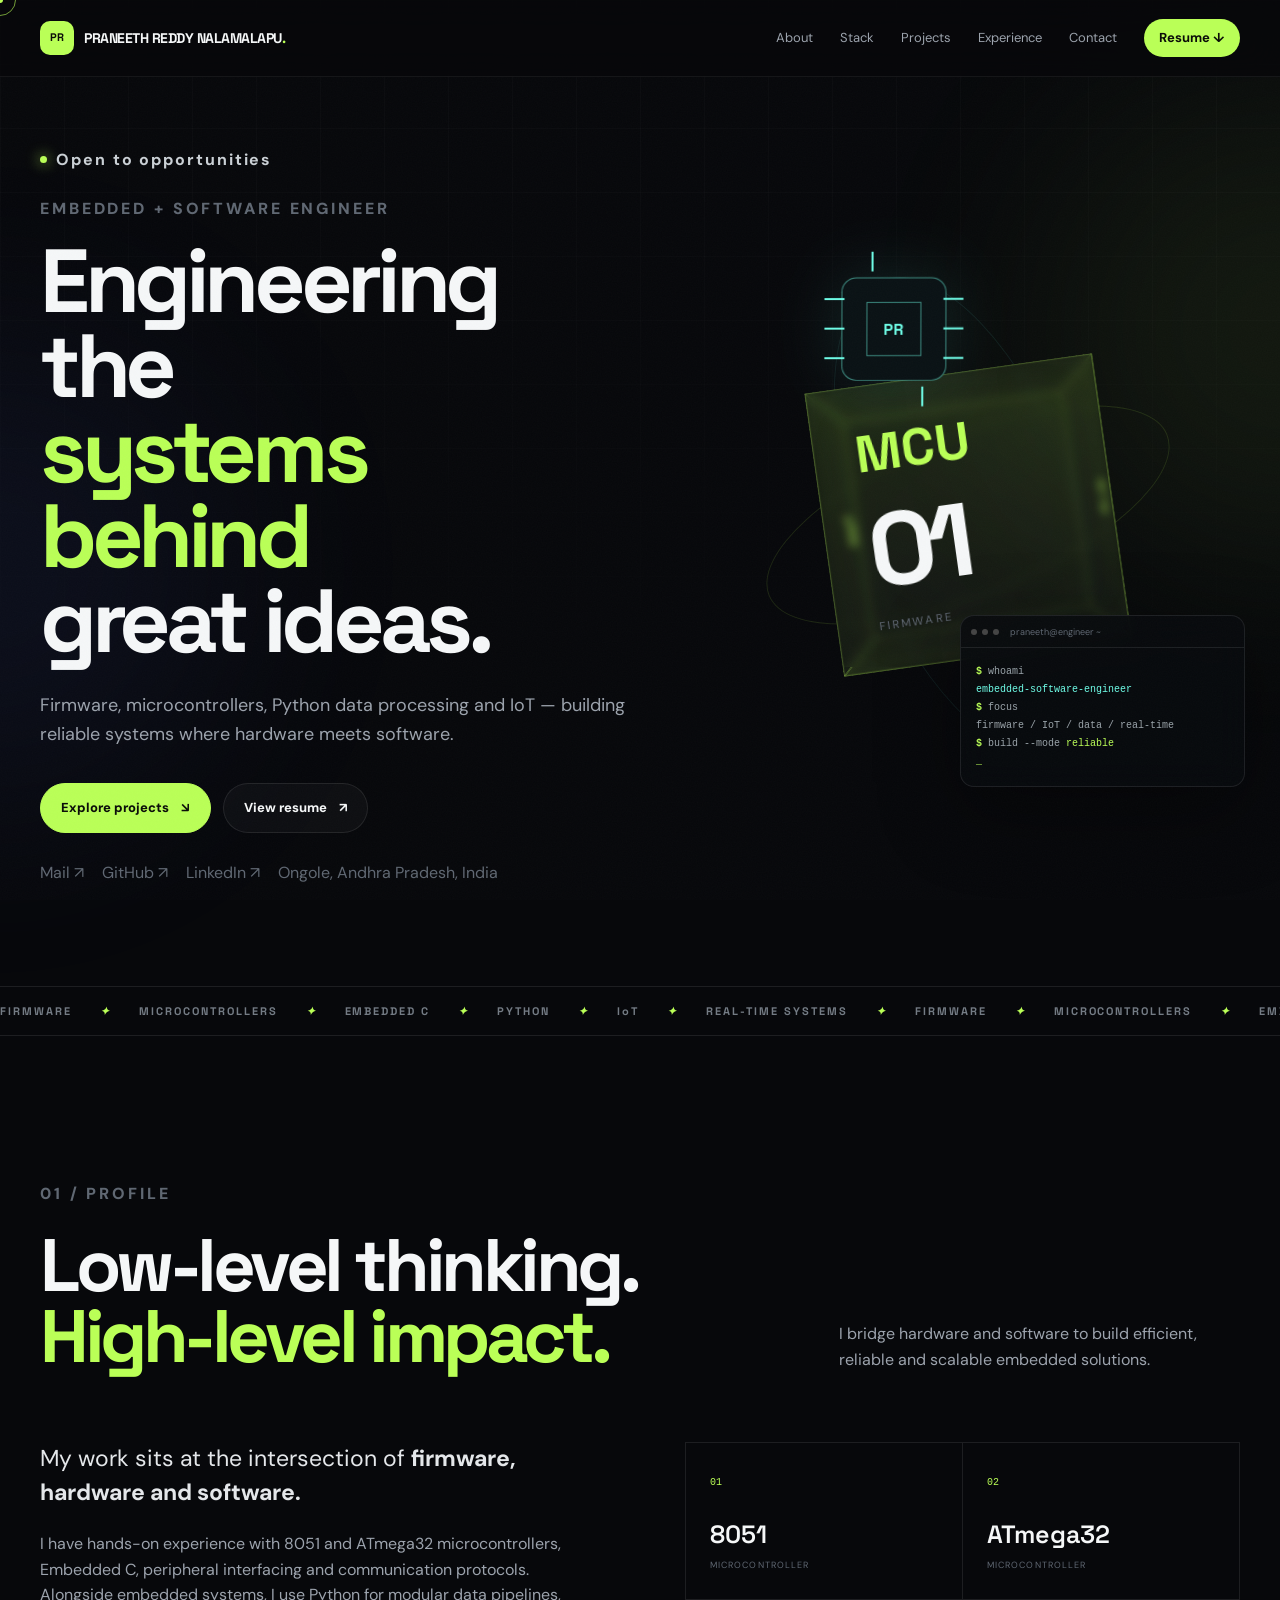
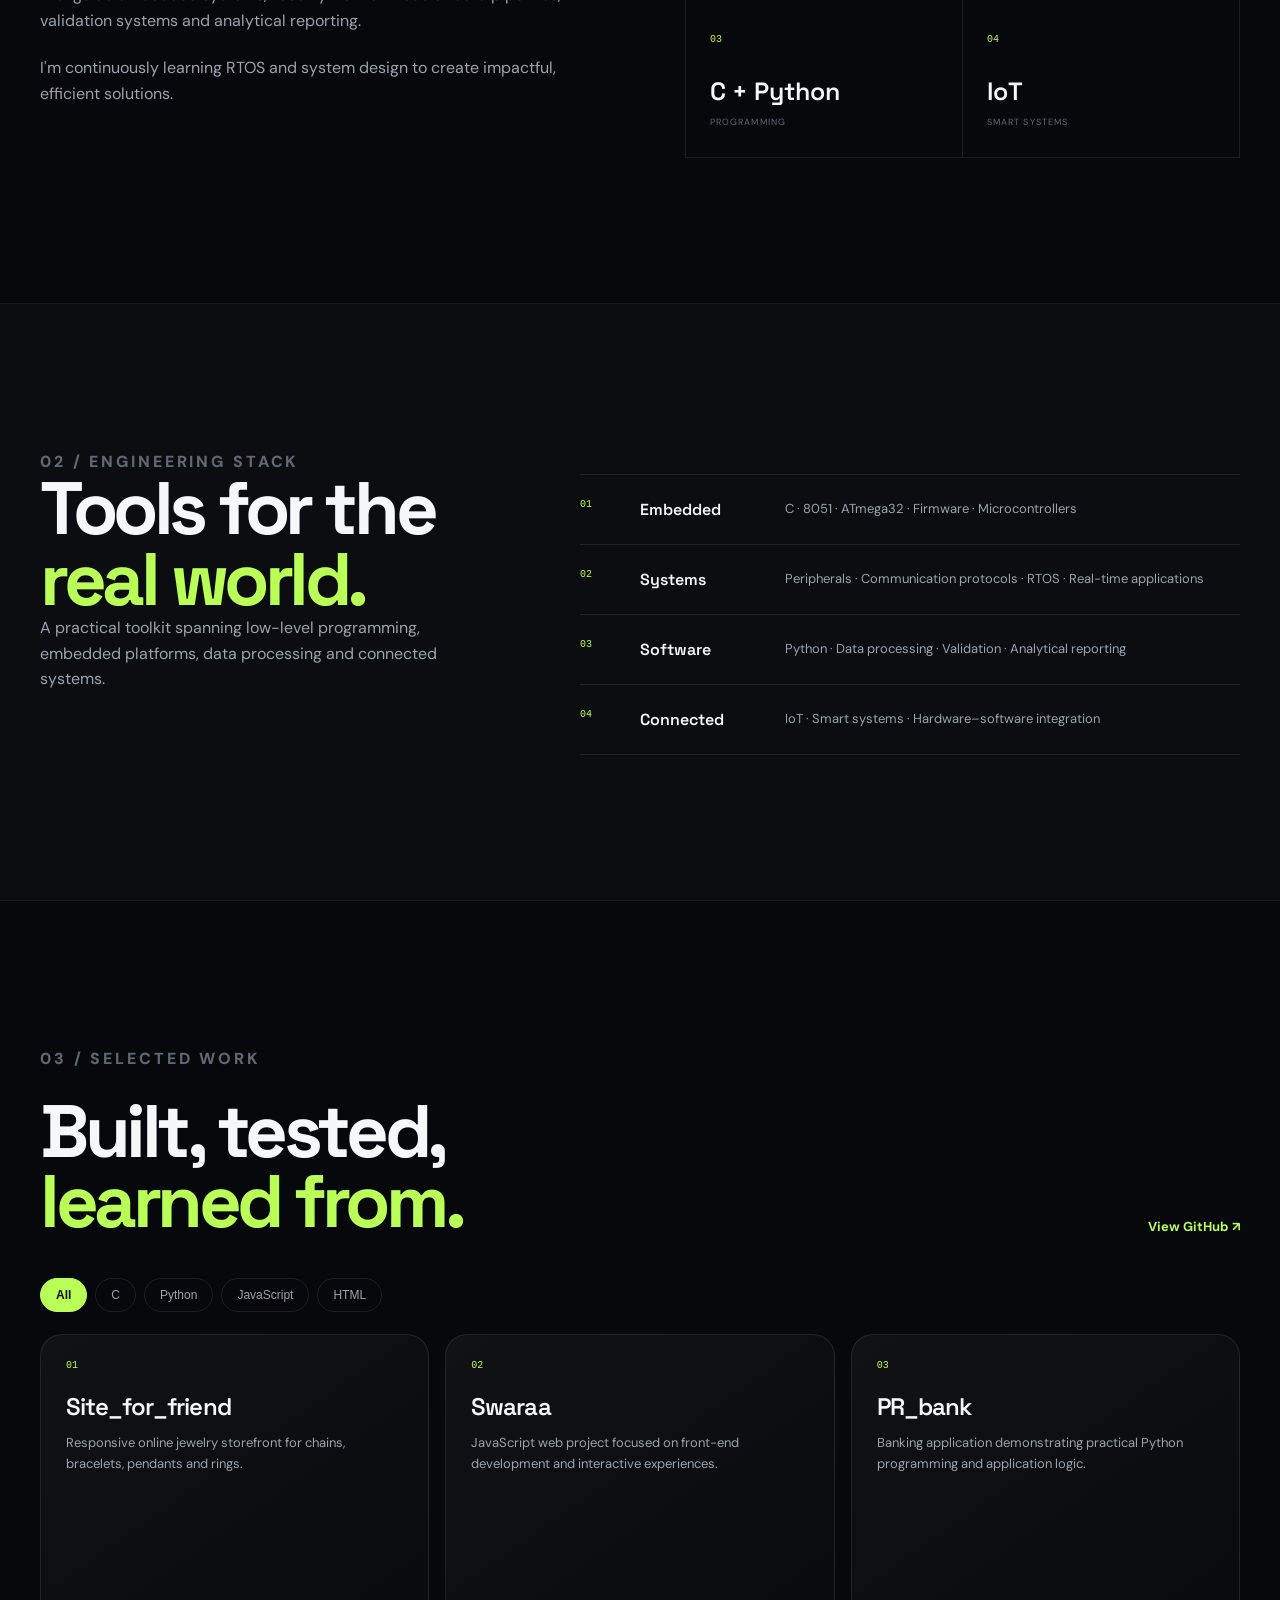
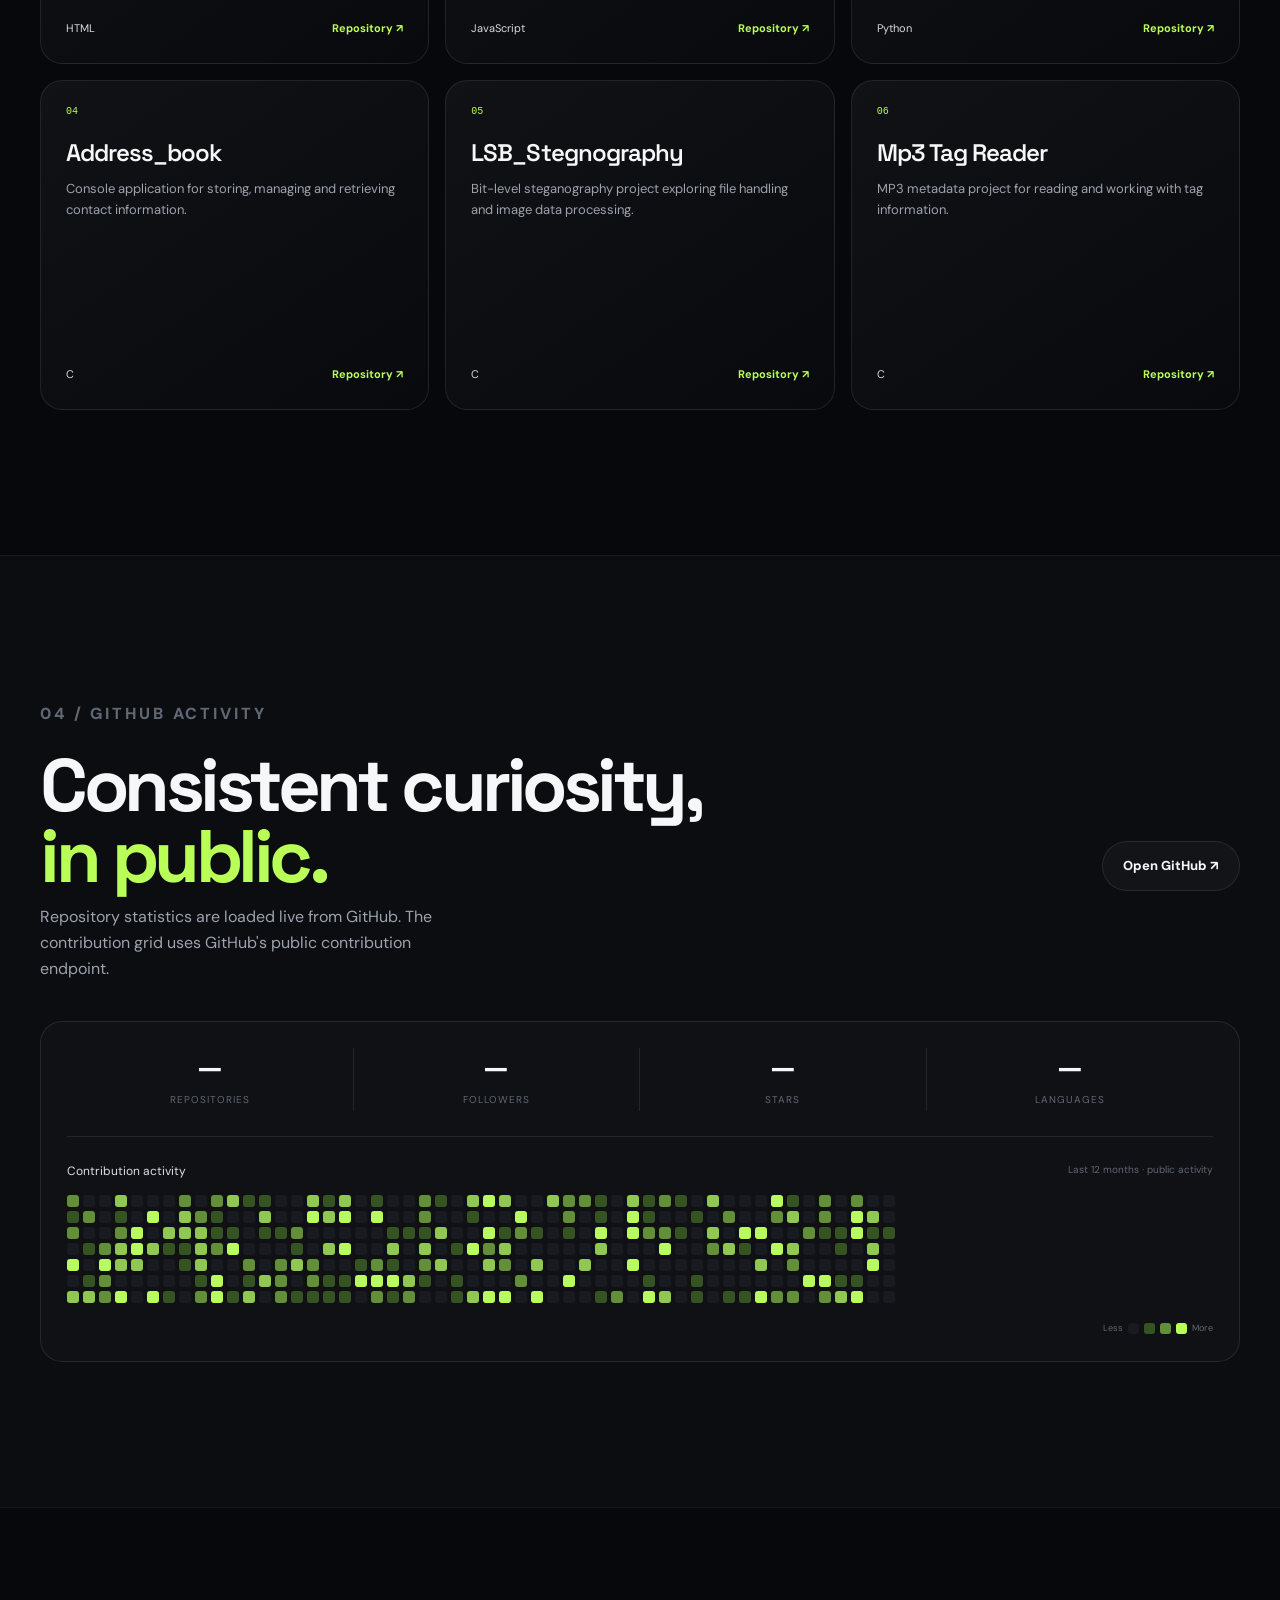
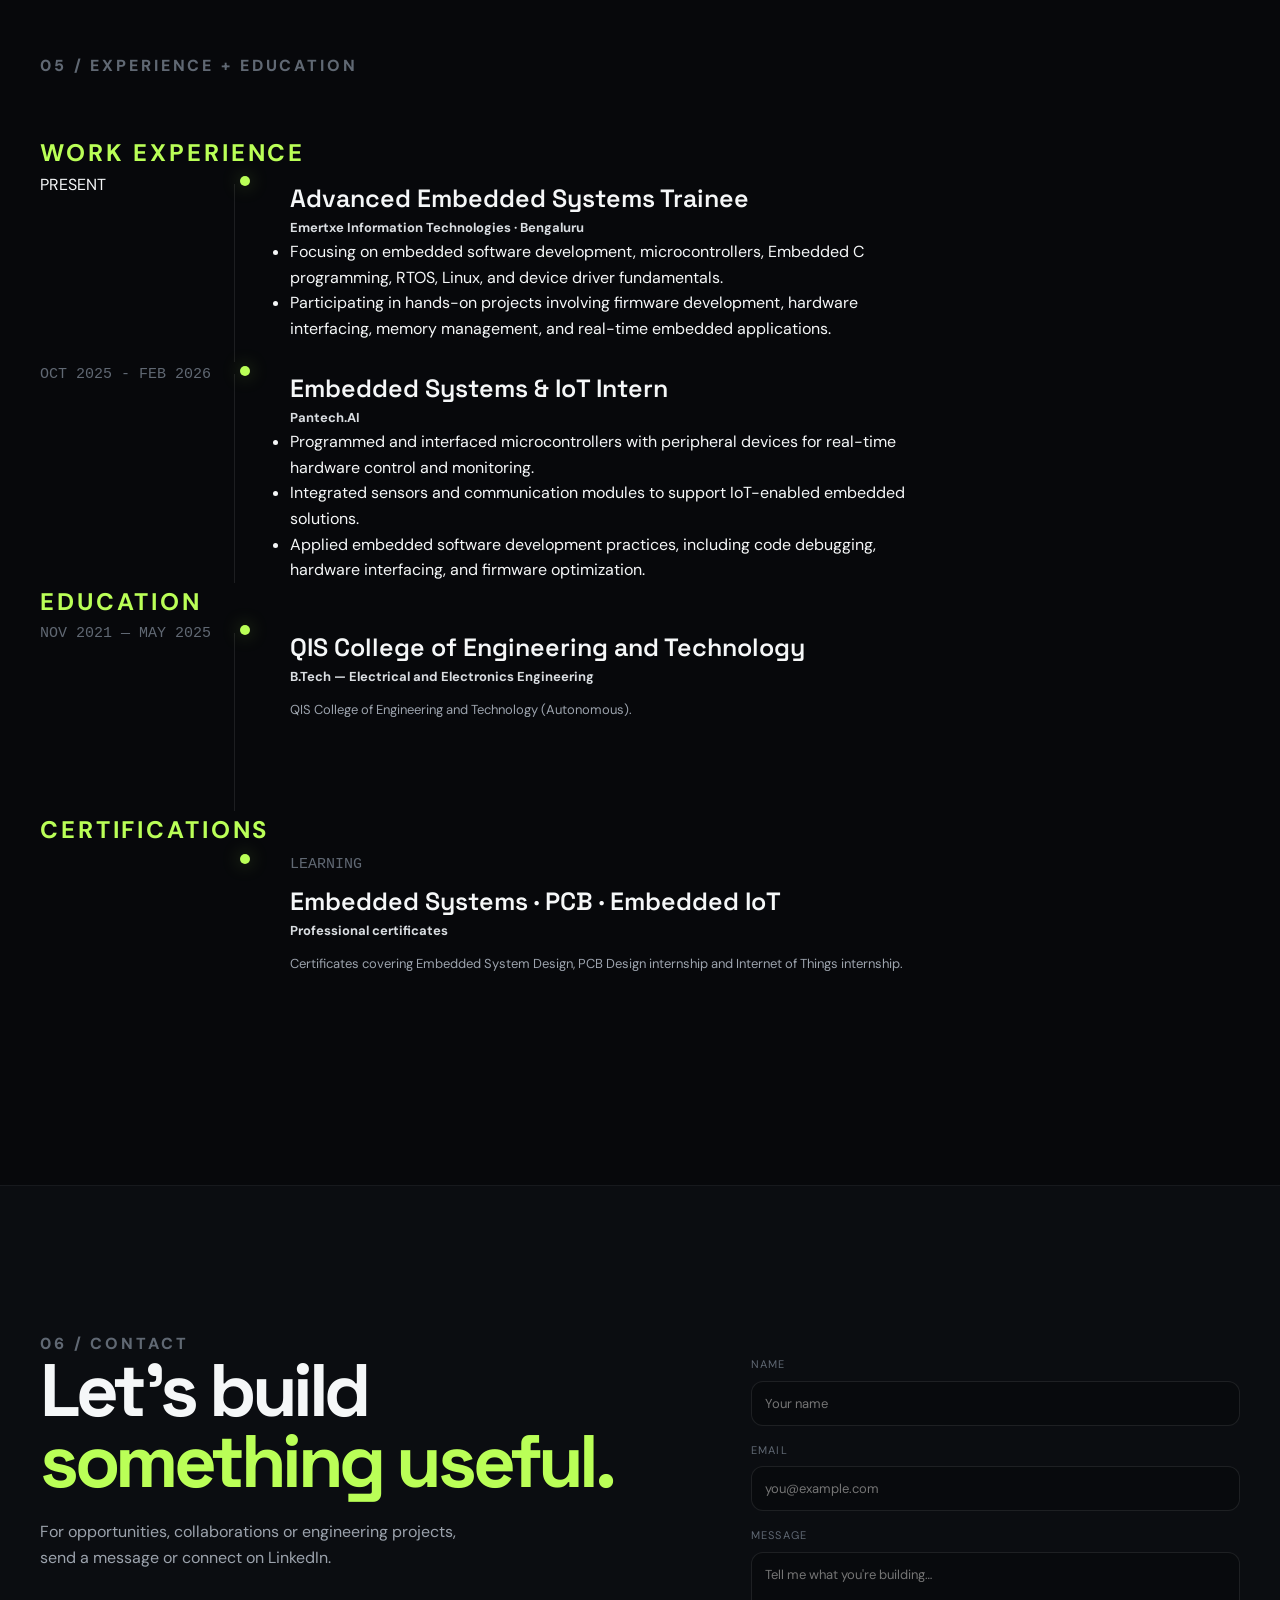
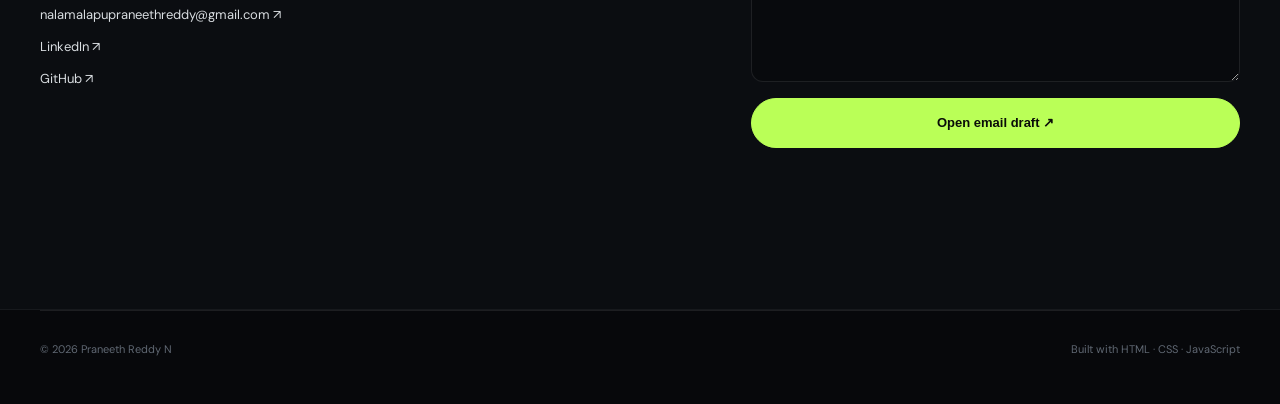
<file: index.html>
<!doctype html>
<html lang="en">
<head>
<meta charset="utf-8"><meta name="viewport" content="width=device-width,initial-scale=1">
<meta name="description" content="Praneeth Reddy N — Embedded + Software Engineer portfolio.">
<title>Praneeth Reddy N — Embedded + Software Engineer</title>
<link rel="icon" type="image/png" href="portfolio.png">
<link rel="preconnect" href="https://fonts.googleapis.com"><link rel="preconnect" href="https://fonts.gstatic.com" crossorigin>
<link href="https://fonts.googleapis.com/css2?family=DM+Sans:wght@400;500;600;700&family=Space+Grotesk:wght@400;500;600;700&display=swap" rel="stylesheet">
<link rel="stylesheet" href="style.css">
</head>
<body>
<div id="cursor" class="cursor"></div><div id="cursor-ring" class="cursor-ring"></div><div class="noise"></div><div class="grid-bg"></div>
<div class="ambient ambient-a"></div><div class="ambient ambient-b"></div>
<header class="header"><nav class="nav shell">
<a class="logo magnetic" href="#home"><span>PR</span><b>PRANEETH REDDY NALAMALAPU<span>.</span></b></a>
<button class="menu-btn" aria-label="Toggle navigation">☰</button>
<div class="nav-links"><a href="#about">About</a><a href="#stack">Stack</a><a href="#projects">Projects</a><a href="#experience">Experience</a><a href="#contact">Contact</a><a class="nav-resume magnetic" href="praneeth_Embedded_Software_engineer_resume.pdf" download>Resume ↓</a></div>
</nav></header>

<main id="home">
<section class="hero shell">
<div class="hero-copy">
<div class="availability">
    <i></i> Open to opportunities
</div>
<div class="eyebrow">EMBEDDED + SOFTWARE ENGINEER</div>
<h1>Engineering the<br><span>systems behind</span><br>great ideas.</h1>
<p class="hero-intro">Firmware, microcontrollers, Python data processing and IoT — building reliable systems where hardware meets software.</p>
<div class="hero-actions"><a href="#projects" class="button primary magnetic">Explore projects <b>↘</b></a><a href="resume.html" class="button secondary magnetic">View resume <b>↗</b></a></div>
<div class="hero-links"><a href="mailto:praneeth.nalamalapu@gmail.com">Mail ↗</a><a href="https://github.com/praneethnalamalapu-afk" target="_blank">GitHub ↗</a><a href="https://www.linkedin.com/in/praneeth-reddy-n/" target="_blank">LinkedIn ↗</a><span>Ongole, Andhra Pradesh, India</span></div>
</div>
<div class="hero-visual"><div class="orbit orbit-1"></div><div class="orbit orbit-2"></div>
<div class="scene"><div class="cube">
<div class="face front"><span>MCU</span><strong>01</strong><small>FIRMWARE</small></div><div class="face back"></div><div class="face right"><span>C</span></div><div class="face left"><span>IoT</span></div><div class="face top"></div><div class="face bottom"></div>
</div><div class="chip"><div class="chip-core">PR</div><i></i><i></i><i></i><i></i><i></i><i></i><i></i><i></i></div></div>
<div class="terminal"><div class="terminal-head"><span></span><span></span><span></span><label>praneeth@engineer ~</label></div><div class="terminal-body"><p><b>$</b> whoami</p><p class="accent">embedded-software-engineer</p><p><b>$</b> focus</p><p>firmware / IoT / data / real-time</p><p><b>$</b> build --mode <span>reliable</span></p><div class="terminal-cursor">_</div></div></div>
</div></section>

<div class="ticker"><div class="ticker-track"><span>FIRMWARE</span><i>✦</i><span>MICROCONTROLLERS</span><i>✦</i><span>EMBEDDED C</span><i>✦</i><span>PYTHON</span><i>✦</i><span>IoT</span><i>✦</i><span>REAL-TIME SYSTEMS</span><i>✦</i><span>FIRMWARE</span><i>✦</i><span>MICROCONTROLLERS</span><i>✦</i><span>EMBEDDED C</span><i>✦</i></div></div>

<section id="about" class="section shell"><div class="section-label">01 / PROFILE</div>
<div class="split-heading"><h2>Low-level thinking.<br><em>High-level impact.</em></h2><p>I bridge hardware and software to build efficient, reliable and scalable embedded solutions.</p></div>
<div class="about-grid"><div class="about-text"><p class="big">My work sits at the intersection of <strong>firmware, hardware and software.</strong></p>
<p>I have hands-on experience with 8051 and ATmega32 microcontrollers, Embedded C, peripheral interfacing and communication protocols. Alongside embedded systems, I use Python for modular data pipelines, validation systems and analytical reporting.</p>
<p>I'm continuously learning RTOS and system design to create impactful, efficient solutions.</p></div>
<div class="fact-grid"><div><span>01</span><strong>8051</strong><small>MICROCONTROLLER</small></div><div><span>02</span><strong>ATmega32</strong><small>MICROCONTROLLER</small></div><div><span>03</span><strong>C + Python</strong><small>PROGRAMMING</small></div><div><span>04</span><strong>IoT</strong><small>SMART SYSTEMS</small></div></div></div></section>

<section id="stack" class="section dark"><div class="shell"><div class="section-label">02 / ENGINEERING STACK</div>
<div class="stack-grid"><div class="stack-copy"><h2>Tools for the<br><em>real world.</em></h2><p>A practical toolkit spanning low-level programming, embedded platforms, data processing and connected systems.</p></div>
<div class="stack-list"><div><span>01</span><b>Embedded</b><p>C · 8051 · ATmega32 · Firmware · Microcontrollers</p></div><div><span>02</span><b>Systems</b><p>Peripherals · Communication protocols · RTOS · Real-time applications</p></div><div><span>03</span><b>Software</b><p>Python · Data processing · Validation · Analytical reporting</p></div><div><span>04</span><b>Connected</b><p>IoT · Smart systems · Hardware–software integration</p></div></div></div></div></section>

<section id="projects" class="section shell"><div class="section-label">03 / SELECTED WORK</div>
<div class="project-head"><h2>Built, tested,<br><em>learned from.</em></h2><a href="https://github.com/praneethnalamalapu-afk?tab=repositories" target="_blank" class="text-link">View GitHub ↗</a></div>
<div class="filters" role="tablist"><button class="filter active" data-filter="all">All</button><button class="filter" data-filter="C">C</button><button class="filter" data-filter="Python">Python</button><button class="filter" data-filter="JavaScript">JavaScript</button><button class="filter" data-filter="HTML">HTML</button></div>
<div id="projects-grid" class="projects-grid"></div></section>

<section id="github" class="section dark"><div class="shell"><div class="section-label">04 / GITHUB ACTIVITY</div>
<div class="github-head"><div><h2>Consistent curiosity,<br><em>in public.</em></h2><p>Repository statistics are loaded live from GitHub. The contribution grid uses GitHub's public contribution endpoint.</p></div><a class="button secondary" href="https://github.com/praneethnalamalapu-afk" target="_blank">Open GitHub ↗</a></div>
<div class="github-card"><div class="github-stats"><div><strong id="gh-repos">—</strong><span>Repositories</span></div><div><strong id="gh-followers">—</strong><span>Followers</span></div><div><strong id="gh-stars">—</strong><span>Stars</span></div><div><strong id="gh-languages">—</strong><span>Languages</span></div></div>
<div class="contrib-title"><span>Contribution activity</span><small id="contrib-range">Loading…</small></div><div id="contrib-grid" class="contrib-grid" aria-label="GitHub contribution activity"></div>
<div class="legend"><span>Less</span><i></i><i></i><i></i><i></i><span>More</span></div></div></div></section>

<section id="experience" class="section shell"><div class="section-label">05 / EXPERIENCE + EDUCATION</div><div class="timeline">
    <div class="tag"><h2>WORK EXPERIENCE</h2></div>
    <article class="timeline-item">
          <div class="date">PRESENT</div>
          <div class="timeline-dot"></div>
          <div>
            <h3>Advanced Embedded Systems Trainee</h3>
            <h4>Emertxe Information Technologies <b>· Bengaluru</b></h4>
            <ul>
              <li>Focusing on embedded software development, microcontrollers, Embedded C programming, RTOS, Linux, and device driver fundamentals.</li>
              <li>Participating in hands-on projects involving firmware development, hardware interfacing, memory management, and real-time embedded applications.</li>
            </ul>
          </div>
        </article>

        <article class="timeline-item">
          <div class="time">OCT 2025 - <span>FEB 2026</div>
          <div class="timeline-dot"></div>
          <div>
            <h3>Embedded Systems &amp; IoT Intern</h3>
            <h4>Pantech.AI</h4>
            <ul>
              <li>Programmed and interfaced microcontrollers with peripheral devices for real-time hardware control and monitoring.</li>
              <li>Integrated sensors and communication modules to support IoT-enabled embedded solutions.</li>
              <li>Applied embedded software development practices, including code debugging, hardware interfacing, and firmware optimization.</li>
            </ul>
          </div>
        </article>
<div class="tag"><h2>EDUCATION</h2></div>
<article class="timeline-item"><div class="time">NOV 2021 — MAY 2025</div><div class="timeline-dot"></div><div><span class="tag"></span><h3>QIS College of Engineering and Technology</h3><h4>B.Tech — Electrical and Electronics Engineering</h4><p>QIS College of Engineering and Technology (Autonomous).</p></div></article>
<div class="tag"><h2>CERTIFICATIONS</h2></div>
<article class="timeline-item"><div class="time"></div><div class="timeline-dot"></div><div><span class="time">LEARNING</span><h3>Embedded Systems · PCB · Embedded IoT</h3><h4>Professional certificates</h4><p>Certificates covering Embedded System Design, PCB Design internship and Internet of Things internship.</p></div></article>
</div></section>

<section id="contact" class="section dark contact-section"><div class="shell"><div class="section-label">06 / CONTACT</div>
<div class="contact-grid"><div><h2>Let's build<br><em>something useful.</em></h2><p>For opportunities, collaborations or engineering projects, send a message or connect on LinkedIn.</p>
<div class="contact-links"><a href="mailto:praneeth.nalamalapu@gmail.com">nalamalapupraneethreddy@gmail.com ↗</a><a href="https://www.linkedin.com/in/praneeth-reddy-n/" target="_blank">LinkedIn ↗</a><a href="https://github.com/praneethnalamalapu-afk" target="_blank">GitHub ↗</a></div></div>
<form id="contact-form" class="contact-form"><label>Name<input required name="name" placeholder="Your name"></label><label>Email<input required type="email" name="email" placeholder="you@example.com"></label><label>Message<textarea required name="message" rows="6" placeholder="Tell me what you're building…"></textarea></label><button class="button primary" type="submit">Open email draft ↗</button><p id="form-status" class="form-status"></p></form></div></div></section>
</main>
<footer class="footer shell"><span>© <span id="year"></span> Praneeth Reddy N</span><span>Built with HTML · CSS · JavaScript</span></footer>
<script src="script.js"></script>
</body></html>
</file>
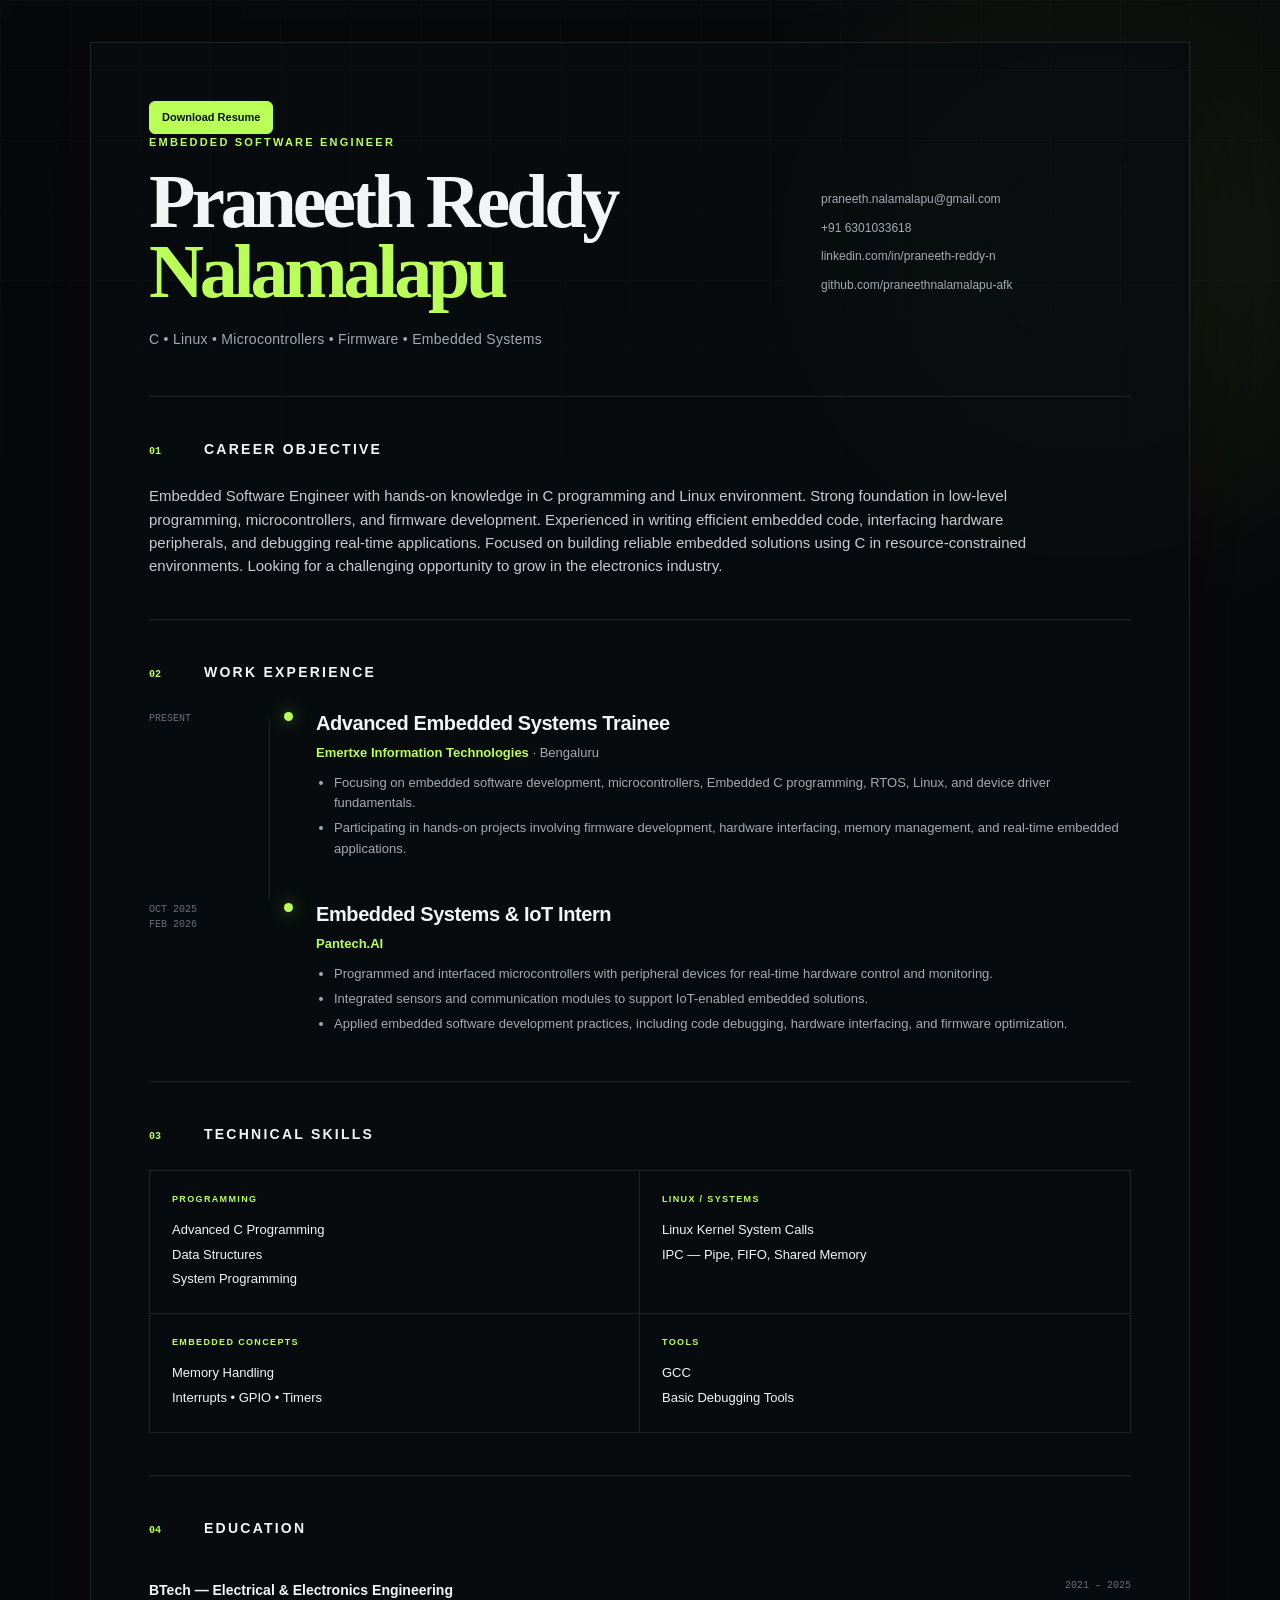
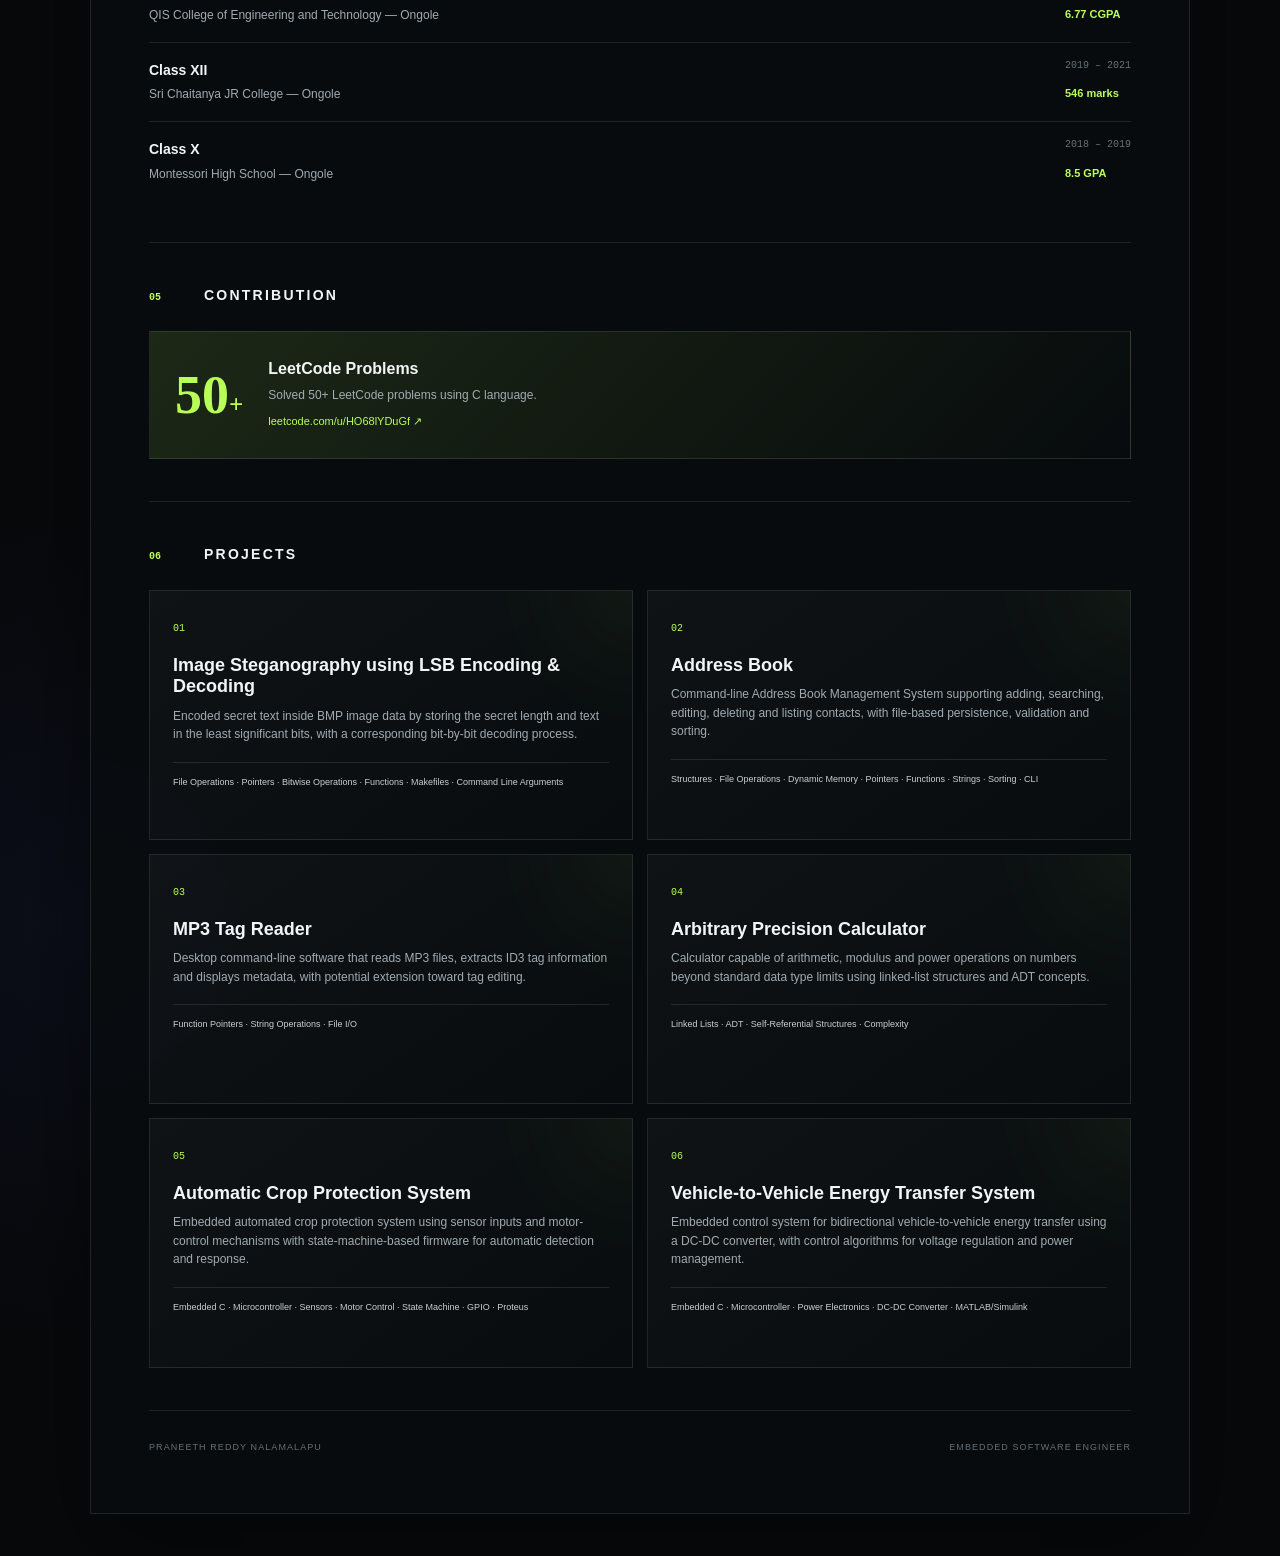
<file: resume.html>
<!DOCTYPE html>
<html lang="en">
<head>
  <meta charset="UTF-8">
  <meta name="viewport" content="width=device-width, initial-scale=1.0">
  <title>Praneeth Reddy Nalamalapu | Embedded Software Engineer</title>
  <link rel="icon" type="image/png" href="portfolio.png">
  <link rel="stylesheet" href="resume.css">
</head>
<body>
  <div class="page">
      <a class="button primary" href="praneeth_Embedded_Software_engineer_resume.pdf" download="praneeth_Embedded_Software_engineer_resume.pdf">Download Resume</a><header class="hero">

      <div>
        <div class="eyebrow">EMBEDDED SOFTWARE ENGINEER</div>
        <h1>Praneeth Reddy<br><span>Nalamalapu</span></h1>
        <p class="headline">C • Linux • Microcontrollers • Firmware • Embedded Systems</p>
      </div>



      <div class="contact">
        <a href="mailto:praneeth.nalamalapu@gmail.com">praneeth.nalamalapu@gmail.com</a>
        <a href="tel:+916301033618">+91 6301033618</a>
        <a href="https://www.linkedin.com/in/praneeth-reddy-n" target="_blank">linkedin.com/in/praneeth-reddy-n</a>
        <a href="https://github.com/praneethnalamalapu-afk" target="_blank">github.com/praneethnalamalapu-afk</a>
      </div>

    </header>

    <main>
      <section>
        <div class="section-title"><span>01</span><h2>Career Objective</h2></div>
        <p class="lead">
          Embedded Software Engineer with hands-on knowledge in C programming and Linux environment.
          Strong foundation in low-level programming, microcontrollers, and firmware development.
          Experienced in writing efficient embedded code, interfacing hardware peripherals, and debugging
          real-time applications. Focused on building reliable embedded solutions using C in resource-constrained
          environments. Looking for a challenging opportunity to grow in the electronics industry.
        </p>
      </section>

      <section>
        <div class="section-title"><span>02</span><h2>Work Experience</h2></div>

        <article class="experience">
          <div class="date">PRESENT</div>
          <div class="timeline-dot"></div>
          <div>
            <h3>Advanced Embedded Systems Trainee</h3>
            <h4>Emertxe Information Technologies <b>· Bengaluru</b></h4>
            <ul>
              <li>Focusing on embedded software development, microcontrollers, Embedded C programming, RTOS, Linux, and device driver fundamentals.</li>
              <li>Participating in hands-on projects involving firmware development, hardware interfacing, memory management, and real-time embedded applications.</li>
            </ul>
          </div>
        </article>

        <article class="experience">
          <div class="date">OCT 2025<br>FEB 2026</div>
          <div class="timeline-dot"></div>
          <div>
            <h3>Embedded Systems &amp; IoT Intern</h3>
            <h4>Pantech.AI</h4>
            <ul>
              <li>Programmed and interfaced microcontrollers with peripheral devices for real-time hardware control and monitoring.</li>
              <li>Integrated sensors and communication modules to support IoT-enabled embedded solutions.</li>
              <li>Applied embedded software development practices, including code debugging, hardware interfacing, and firmware optimization.</li>
            </ul>
          </div>
        </article>
      </section>

      <section>
        <div class="section-title"><span>03</span><h2>Technical Skills</h2></div>
        <div class="skills">
          <div class="skill"><span>PROGRAMMING</span><strong>Advanced C Programming<br>Data Structures<br>System Programming</strong></div>
          <div class="skill"><span>LINUX / SYSTEMS</span><strong>Linux Kernel System Calls<br>IPC — Pipe, FIFO, Shared Memory</strong></div>
          <div class="skill"><span>EMBEDDED CONCEPTS</span><strong>Memory Handling<br>Interrupts • GPIO • Timers</strong></div>
          <div class="skill"><span>TOOLS</span><strong>GCC<br>Basic Debugging Tools</strong></div>
        </div>
      </section>

      <section>
        <div class="section-title"><span>04</span><h2>Education</h2></div>
        <div class="education">
          <div><strong>BTech — Electrical &amp; Electronics Engineering</strong><span>2021 – 2025</span><p>QIS College of Engineering and Technology — Ongole</p><b>6.77 CGPA</b></div>
          <div><strong>Class XII</strong><span>2019 – 2021</span><p>Sri Chaitanya JR College — Ongole</p><b>546 marks</b></div>
          <div><strong>Class X</strong><span>2018 – 2019</span><p>Montessori High School — Ongole</p><b>8.5 GPA</b></div>
        </div>
      </section>

      <section>
        <div class="section-title"><span>05</span><h2>Contribution</h2></div>
        <div class="contribution">
          <div class="contribution-number">50<span>+</span></div>
          <div><strong>LeetCode Problems</strong><p>Solved 50+ LeetCode problems using C language.</p><a href="https://leetcode.com/u/HO68lYDuGf" target="_blank">leetcode.com/u/HO68lYDuGf ↗</a></div>
        </div>
      </section>

      <section>
        <div class="section-title"><span>06</span><h2>Projects</h2></div>

        <div class="project-grid">
          <article class="project">
            <span class="project-no">01</span>
            <h3>Image Steganography using LSB Encoding &amp; Decoding</h3>
            <p>Encoded secret text inside BMP image data by storing the secret length and text in the least significant bits, with a corresponding bit-by-bit decoding process.</p>
            <div class="tech">File Operations · Pointers · Bitwise Operations · Functions · Makefiles · Command Line Arguments</div>
          </article>

          <article class="project">
            <span class="project-no">02</span>
            <h3>Address Book</h3>
            <p>Command-line Address Book Management System supporting adding, searching, editing, deleting and listing contacts, with file-based persistence, validation and sorting.</p>
            <div class="tech">Structures · File Operations · Dynamic Memory · Pointers · Functions · Strings · Sorting · CLI</div>
          </article>

          <article class="project">
            <span class="project-no">03</span>
            <h3>MP3 Tag Reader</h3>
            <p>Desktop command-line software that reads MP3 files, extracts ID3 tag information and displays metadata, with potential extension toward tag editing.</p>
            <div class="tech">Function Pointers · String Operations · File I/O</div>
          </article>

          <article class="project">
            <span class="project-no">04</span>
            <h3>Arbitrary Precision Calculator</h3>
            <p>Calculator capable of arithmetic, modulus and power operations on numbers beyond standard data type limits using linked-list structures and ADT concepts.</p>
            <div class="tech">Linked Lists · ADT · Self-Referential Structures · Complexity</div>
          </article>

          <article class="project">
            <span class="project-no">05</span>
            <h3>Automatic Crop Protection System</h3>
            <p>Embedded automated crop protection system using sensor inputs and motor-control mechanisms with state-machine-based firmware for automatic detection and response.</p>
            <div class="tech">Embedded C · Microcontroller · Sensors · Motor Control · State Machine · GPIO · Proteus</div>
          </article>

          <article class="project">
            <span class="project-no">06</span>
            <h3>Vehicle-to-Vehicle Energy Transfer System</h3>
            <p>Embedded control system for bidirectional vehicle-to-vehicle energy transfer using a DC-DC converter, with control algorithms for voltage regulation and power management.</p>
            <div class="tech">Embedded C · Microcontroller · Power Electronics · DC-DC Converter · MATLAB/Simulink</div>
          </article>
        </div>
      </section>
    </main>

    <footer>
      <span>PRANEETH REDDY NALAMALAPU</span>
      <span>EMBEDDED SOFTWARE ENGINEER</span>
    </footer>
  </div>
</body>
</html>
</file>
<file: style.css>
:root{--bg:#07080b;--panel:#0e1014;--panel2:#12151b;--text:#f5f7f8;--muted:#9ca3ad;--dim:#606873;--line:rgba(255,255,255,.09);--lime:#baff57;--cyan:#6fffe9;--max:1200px}
*{box-sizing:border-box;margin:0;padding:0}html{scroll-behavior:smooth}body{background:var(--bg);color:var(--text);font-family:"DM Sans",sans-serif;line-height:1.6;overflow-x:hidden}a{color:inherit;text-decoration:none}.shell{width:min(var(--max),calc(100% - 48px));margin:auto}.noise{position:fixed;inset:0;z-index:10;pointer-events:none;opacity:.025;background-image:url("data:image/svg+xml,%3Csvg xmlns='http://www.w3.org/2000/svg' width='180' height='180'%3E%3Cfilter id='n'%3E%3CfeTurbulence type='fractalNoise' baseFrequency='.8' numOctaves='4'/%3E%3C/filter%3E%3Crect width='100%25' height='100%25' filter='url(%23n)'/%3E%3C/svg%3E")}.grid-bg{position:fixed;inset:0;z-index:-3;background-image:linear-gradient(rgba(255,255,255,.025) 1px,transparent 1px),linear-gradient(90deg,rgba(255,255,255,.025) 1px,transparent 1px);background-size:64px 64px;mask-image:linear-gradient(to bottom,#000,transparent 90%)}.ambient{position:fixed;width:480px;height:480px;border-radius:50%;filter:blur(120px);opacity:.07;z-index:-2}.ambient-a{background:var(--lime);right:-240px;top:10%}.ambient-b{background:#5872ff;left:-250px;bottom:10%}
.cursor,.cursor-ring{position:fixed;pointer-events:none;z-index:1000;border-radius:50%;transform:translate(-50%,-50%);display:none}.cursor{width:6px;height:6px;background:var(--lime)}.cursor-ring{width:32px;height:32px;border:1px solid rgba(186,255,87,.6);transition:width .2s,height .2s}.cursor-ring.big{width:58px;height:58px;background:rgba(186,255,87,.06)}
.header{position:fixed;z-index:90;top:0;width:100%;background:rgba(7,8,11,.72);backdrop-filter:blur(18px);border-bottom:1px solid rgba(255,255,255,.06)}.nav{height:76px;display:flex;align-items:center;justify-content:space-between}.logo{display:flex;align-items:center;gap:10px;font-family:"Space Grotesk";letter-spacing:-.03em}.logo span{display:grid;place-items:center;width:34px;height:34px;border-radius:10px;background:var(--lime);color:#0b0d08;font-size:11px;font-weight:800}.logo b{font-size:14px}.logo b span{display:inline;background:none;color:var(--lime);font-size:inherit;width:auto;height:auto}.nav-links{display:flex;align-items:center;gap:27px;color:var(--muted);font-size:13px}.nav-links a:hover{color:var(--text)}.nav-resume{background:var(--lime);color:#0b0d08!important;border-radius:999px;padding:9px 15px;font-weight:700}.menu-btn{display:none;background:none;border:0;color:#fff;font-size:23px}
.hero{min-height:900px;padding-top:145px;padding-bottom:100px;display:grid;grid-template-columns:1.05fr .95fr;gap:55px;align-items:center}.availability{display:inline-flex;align-items:center;gap:9px;color:#cbd1d6;font-size:16px;font-weight:700;letter-spacing:.12em;margin-bottom:24px}.availability i{width:7px;height:7px;border-radius:50%;background:var(--lime);box-shadow:0 0 14px var(--lime)}.eyebrow,.section-label,.tag{font-size:16px;letter-spacing:.18em;font-weight:800;color:var(--dim)}.hero h1,.split-heading h2,.stack-copy h2,.project-head h2,.github-head h2,.contact-grid h2{font-family:"Space Grotesk";line-height:.95;letter-spacing:-.06em}.hero h1{font-size:clamp(55px,7vw,91px);margin-top:17px}.hero h1 span{color:var(--lime)}.hero-intro{max-width:630px;margin-top:27px;color:var(--muted);font-size:18px}.hero-actions{display:flex;gap:12px;margin-top:34px}.button{min-height:50px;padding:0 20px;border-radius:999px;border:1px solid var(--line);display:inline-flex;align-items:center;justify-content:center;gap:12px;font-size:13px;font-weight:800;transition:.2s}.button:hover{transform:translateY(-3px)}.button.primary{background:var(--lime);border-color:var(--lime);color:#0a0d08}.button.secondary{background:rgba(255,255,255,.03)}.hero-links{display:flex;gap:18px;margin-top:27px;color:var(--dim);font-size:16px}.hero-links a:hover{color:var(--lime)}
.hero-visual{height:560px;position:relative;display:grid;place-items:center}.scene{width:340px;height:340px;position:relative;perspective:900px;transform:rotate(-8deg) rotateX(10deg)}.cube{position:absolute;inset:45px;transform-style:preserve-3d;animation:float 7s ease-in-out infinite}.face{position:absolute;width:250px;height:250px;border:1px solid rgba(186,255,87,.28);background:linear-gradient(145deg,rgba(186,255,87,.08),rgba(255,255,255,.015));display:flex;flex-direction:column;justify-content:center;padding:35px;backdrop-filter:blur(4px);box-shadow:inset 0 0 60px rgba(186,255,87,.025)}.front{transform:translateZ(125px)}.back{transform:rotateY(180deg) translateZ(125px)}.right{transform:rotateY(90deg) translateZ(125px)}.left{transform:rotateY(-90deg) translateZ(125px)}.top{transform:rotateX(90deg) translateZ(125px)}.bottom{transform:rotateX(-90deg) translateZ(125px)}.face span{font:700 45px "Space Grotesk";color:var(--lime)}.face strong{font:700 90px "Space Grotesk";letter-spacing:-.08em}.face small{font-size:10px;letter-spacing:.2em;color:var(--dim)}.chip{position:absolute;width:105px;height:105px;border-radius:15px;border:1px solid rgba(111,255,233,.5);background:#0a1215;box-shadow:0 0 70px rgba(111,255,233,.12);display:grid;place-items:center;transform:translate(70px,-80px) rotate(8deg);animation:chipFloat 5s ease-in-out infinite}.chip-core{width:55px;height:55px;border:1px solid rgba(111,255,233,.5);display:grid;place-items:center;font:700 16px "Space Grotesk";color:var(--cyan)}.chip i{position:absolute;width:20px;height:2px;background:var(--cyan)}.chip i:nth-child(2){left:-18px;top:20px}.chip i:nth-child(3){left:-18px;top:50px}.chip i:nth-child(4){left:-18px;top:80px}.chip i:nth-child(5){right:-18px;top:20px}.chip i:nth-child(6){right:-18px;top:50px}.chip i:nth-child(7){right:-18px;top:80px}.chip i:nth-child(8){top:-18px;left:20px;transform:rotate(90deg)}.chip i:nth-child(9){bottom:-18px;left:70px;transform:rotate(90deg)}.orbit{position:absolute;border:1px solid rgba(186,255,87,.12);border-radius:50%;width:430px;height:160px;transform:rotate(-22deg)}.orbit-2{width:500px;height:220px;transform:rotate(70deg);border-color:rgba(111,255,233,.08)}.terminal{position:absolute;right:-5px;bottom:8px;width:285px;background:rgba(9,11,14,.88);border:1px solid var(--line);border-radius:14px;box-shadow:0 25px 80px rgba(0,0,0,.4);overflow:hidden;backdrop-filter:blur(15px)}.terminal-head{height:32px;display:flex;align-items:center;gap:5px;padding:0 10px;border-bottom:1px solid var(--line);font-size:9px;color:var(--dim)}.terminal-head span{width:6px;height:6px;border-radius:50%;background:#444}.terminal-head label{margin-left:6px}.terminal-body{padding:15px;font:10px/1.8 ui-monospace,monospace;color:#9aa4aa}.terminal-body b{color:var(--lime)}.terminal-body .accent{color:var(--cyan)}.terminal-body span{color:var(--lime)}.terminal-cursor{color:var(--lime);animation:blink 1s infinite}
.ticker{overflow:hidden;border-block:1px solid var(--line);white-space:nowrap}.ticker-track{display:flex;width:max-content;gap:28px;padding:17px 0;animation:marquee 27s linear infinite;font:700 11px "Space Grotesk";letter-spacing:.18em;color:#747c85}.ticker-track i{color:var(--lime)}
.section{padding:145px 0}.dark{background:#0b0d11;border-block:1px solid rgba(255,255,255,.05)}.split-heading{display:grid;grid-template-columns:1fr .55fr;gap:70px;align-items:end;margin:25px 0 70px}.split-heading h2,.stack-copy h2,.project-head h2,.github-head h2,.contact-grid h2{font-size:clamp(48px,5.8vw,76px)}em{font-style:normal;color:var(--lime)}.split-heading p,.stack-copy p,.github-head p,.contact-grid>div>p{color:var(--muted);max-width:440px}.about-grid{display:grid;grid-template-columns:1fr 1fr;gap:90px}.about-text{max-width:620px;color:var(--muted);font-size:16px}.about-text p{margin-bottom:22px}.about-text .big{font-size:23px;color:#e4e7ea;line-height:1.45}.fact-grid{display:grid;grid-template-columns:1fr 1fr;border-top:1px solid var(--line);border-left:1px solid var(--line)}.fact-grid div{min-height:150px;padding:24px;border-right:1px solid var(--line);border-bottom:1px solid var(--line)}.fact-grid span{color:var(--lime);font:10px ui-monospace,monospace}.fact-grid strong{display:block;font:600 25px "Space Grotesk";margin-top:25px}.fact-grid small{color:var(--dim);font-size:9px;letter-spacing:.12em}
.stack-grid{display:grid;grid-template-columns:.8fr 1.2fr;gap:100px}.stack-list>div{display:grid;grid-template-columns:45px 130px 1fr;gap:15px;align-items:start;padding:24px 0;border-bottom:1px solid var(--line)}.stack-list>div:first-child{border-top:1px solid var(--line)}.stack-list span{color:var(--lime);font:10px ui-monospace,monospace}.stack-list b{font:600 16px "Space Grotesk"}.stack-list p{color:var(--muted);font-size:13px}
.project-head,.github-head{display:flex;justify-content:space-between;align-items:end;gap:30px;margin:25px 0 40px}.text-link{color:var(--lime);font-weight:700;font-size:13px}.filters{display:flex;gap:8px;margin-bottom:22px}.filter{border:1px solid var(--line);background:transparent;color:var(--muted);padding:9px 15px;border-radius:999px;cursor:pointer;font-size:12px}.filter.active,.filter:hover{background:var(--lime);border-color:var(--lime);color:#0a0d08;font-weight:700}.projects-grid{display:grid;grid-template-columns:repeat(3,1fr);gap:16px}.project-card{min-height:330px;border:1px solid var(--line);border-radius:22px;padding:25px;background:linear-gradient(145deg,rgba(255,255,255,.045),rgba(255,255,255,.01));display:flex;flex-direction:column;position:relative;overflow:hidden;transition:.25s}.project-card:before{content:"";position:absolute;width:160px;height:160px;border-radius:50%;background:var(--lime);filter:blur(80px);opacity:0;right:-100px;top:-100px;transition:.3s}.project-card:hover{transform:translateY(-6px);border-color:rgba(186,255,87,.3)}.project-card:hover:before{opacity:.1}.project-card .num{color:var(--lime);font:10px ui-monospace,monospace}.project-card h3{font:600 24px "Space Grotesk";letter-spacing:-.04em;margin-top:20px;text-transform:capitalize}.project-card p{color:var(--muted);font-size:13px;margin-top:11px;flex:1}.project-foot{display:flex;justify-content:space-between;align-items:center;margin-top:24px}.lang{font-size:11px;color:#d8dce0}.repo{color:var(--lime);font-size:11px;font-weight:700}
.github-head{align-items:center}.github-head p{margin-top:12px}.github-card{border:1px solid var(--line);border-radius:22px;padding:26px;background:rgba(255,255,255,.02)}.github-stats{display:grid;grid-template-columns:repeat(4,1fr);border-bottom:1px solid var(--line);padding-bottom:25px;margin-bottom:25px}.github-stats div{text-align:center;border-right:1px solid var(--line)}.github-stats div:last-child{border:0}.github-stats strong{display:block;font:700 29px "Space Grotesk"}.github-stats span{font-size:10px;color:var(--dim);text-transform:uppercase;letter-spacing:.1em}.contrib-title{display:flex;justify-content:space-between;color:#dce0e4;font-size:12px;margin-bottom:14px}.contrib-title small{color:var(--dim)}.contrib-grid{display:grid;grid-auto-flow:column;grid-template-rows:repeat(7,12px);grid-auto-columns:12px;gap:4px;overflow:auto;padding-bottom:5px}.cell{width:12px;height:12px;border-radius:3px;background:#171b20}.cell.l1{background:#365423}.cell.l2{background:#638f38}.cell.l3{background:#91c94d}.cell.l4{background:var(--lime)}.legend{display:flex;justify-content:flex-end;align-items:center;gap:5px;margin-top:13px;color:var(--dim);font-size:9px}.legend i{width:11px;height:11px;border-radius:3px;background:#171b20}.legend i:nth-of-type(2){background:#365423}.legend i:nth-of-type(3){background:#638f38}.legend i:nth-of-type(4){background:var(--lime)}
.timeline{max-width:900px;margin-top:55px}.timeline-item{display:grid;grid-template-columns:180px 30px 1fr;gap:20px;min-height:190px;position:relative}.timeline-item:not(:last-child):after{content:"";position:absolute;left:194px;top:12px;bottom:0;width:1px;background:var(--line)}.time{color:var(--dim);font:15px ui-monospace,monospace;padding-top:4px}.timeline-dot{width:10px;height:10px;border-radius:50%;background:var(--lime);box-shadow:0 0 18px rgba(186,255,87,.35);z-index:1;margin-top:4px}.tag{color:var(--lime)}.timeline-item h3{font:600 25px "Space Grotesk";margin-top:10px}.timeline-item h4{font-size:13px;color:#d9dde1;margin-top:4px}.timeline-item p{color:var(--muted);font-size:13px;max-width:620px;margin-top:12px}
.contact-grid{display:grid;grid-template-columns:1fr .8fr;gap:100px;align-items:start}.contact-grid>div>p{margin-top:22px}.contact-links{display:flex;flex-direction:column;gap:11px;margin-top:35px;color:#d9dde1;font-size:13px}.contact-links a:hover{color:var(--lime)}.contact-form{display:flex;flex-direction:column;gap:16px}.contact-form label{font-size:11px;color:var(--dim);text-transform:uppercase;letter-spacing:.1em}.contact-form input,.contact-form textarea{display:block;width:100%;margin-top:7px;background:#080a0d;border:1px solid var(--line);border-radius:12px;padding:13px;color:#fff;outline:0;font:13px "DM Sans"}.contact-form input:focus,.contact-form textarea:focus{border-color:rgba(186,255,87,.45)}.form-status{font-size:11px;color:var(--lime)}.footer{padding:30px 0 45px;display:flex;justify-content:space-between;color:var(--dim);font-size:11px;border-top:1px solid var(--line)}
@keyframes float{50%{transform:rotateY(18deg) rotateX(-10deg) translateY(-18px)}}@keyframes chipFloat{50%{transform:translate(75px,-98px) rotate(12deg)}}@keyframes marquee{to{transform:translateX(-50%)}}@keyframes blink{50%{opacity:0}}
@media (pointer:fine){.cursor,.cursor-ring{display:block}}@media(max-width:900px){.hero{grid-template-columns:1fr;min-height:auto;padding-top:125px}.hero-visual{margin-top:20px}.about-grid,.stack-grid,.contact-grid{grid-template-columns:1fr;gap:55px}.projects-grid{grid-template-columns:repeat(2,1fr)}.split-heading{grid-template-columns:1fr;gap:25px}.nav-links{gap:16px}}
@media(max-width:680px){.shell{width:calc(100% - 32px)}.menu-btn{display:block}.nav-links{position:fixed;top:76px;left:0;right:0;padding:24px 20px 30px;background:rgba(7,8,11,.98);border-bottom:1px solid var(--line);display:flex;flex-direction:column;align-items:flex-start;transform:translateY(-150%);transition:.3s}.nav-links.open{transform:translateY(0)}.nav-resume{width:100%;text-align:center}.hero h1{font-size:50px}.hero-intro{font-size:16px}.hero-actions{flex-direction:column}.button{width:100%}.hero-visual{height:460px;transform:scale(.8);margin-inline:-45px}.terminal{right:0;bottom:0}.section{padding:95px 0}.projects-grid{grid-template-columns:1fr}.project-head,.github-head{display:block}.project-head .text-link,.github-head .button{display:inline-flex;margin-top:22px}.github-stats{grid-template-columns:repeat(2,1fr);gap:20px}.github-stats div:nth-child(2){border:0}.timeline-item{grid-template-columns:1fr 20px 2fr;gap:10px}.timeline-item:not(:last-child):after{left:calc(100% - 11px)}.timeline-item h3{font-size:20px}.contact-grid{gap:45px}.footer{flex-direction:column;gap:7px}.fact-grid strong{font-size:20px}}

.resume{max-width:900px;padding:70px 0}.resume header{display:flex;justify-content:space-between;gap:30px;align-items:start;border-bottom:1px solid var(--line);padding:30px 0 35px}.resume h1{font:700 58px "Space Grotesk";letter-spacing:-.06em;margin:10px 0}.resume header p{color:var(--muted);max-width:650px}.resume section{padding:28px 0;border-bottom:1px solid var(--line)}.resume section h2{font:700 12px "Space Grotesk";letter-spacing:.16em;color:var(--lime);text-transform:uppercase;margin-bottom:13px}.resume section h3{font:600 20px "Space Grotesk"}.resume section p,.resume li{color:#c7cbd0;font-size:14px}.resume ul{padding-left:18px}@media print{body{background:white;color:#111}.noise,.grid-bg,.ambient,.header,.cursor,.cursor-ring{display:none}.resume{width:90%;padding:20px}.resume header{color:#111}.resume header p,.resume section p,.resume li{color:#333}.resume .text-link,.resume .button{display:none}.resume section{border-color:#ddd}.resume section h2{color:#222}}
</file>
<file: resume.css>
:root {
  --bg: #07090b;
  --panel: #0d1115;
  --line: rgba(255,255,255,.10);
  --text: #f2f5f5;
  --muted: #a2abb2;
  --dim: #667078;
  --accent: #baff57;
  --accent-soft: rgba(186,255,87,.12);
}

* { box-sizing: border-box; margin: 0; padding: 0; }

html { scroll-behavior: smooth; }

body {
  background:
    radial-gradient(circle at 85% 8%, rgba(186,255,87,.09), transparent 24rem),
    radial-gradient(circle at 5% 80%, rgba(80,110,255,.06), transparent 26rem),
    var(--bg);
  color: var(--text);
  font-family: Arial, Helvetica, sans-serif;
  line-height: 1.55;
  padding: 42px 18px;
}

body::before {
  content: "";
  position: fixed;
  inset: 0;
  pointer-events: none;
  opacity: .035;
  background-image:
    linear-gradient(rgba(255,255,255,.5) 1px, transparent 1px),
    linear-gradient(90deg, rgba(255,255,255,.5) 1px, transparent 1px);
  background-size: 70px 70px;
  mask-image: linear-gradient(to bottom, black, transparent 85%);
}

a { color: inherit; text-decoration: none; }

.page {
  width: min(1100px, 100%);
  margin: auto;
  background: rgba(8,11,14,.82);
  border: 1px solid var(--line);
  box-shadow: 0 35px 100px rgba(0,0,0,.45);
  padding: 58px;
}

.hero {
  display: grid;
  grid-template-columns: 1fr 310px;
  gap: 55px;
  padding-bottom: 45px;
  border-bottom: 1px solid var(--line);
}


.button.primary {
    display: inline-flex;
    align-items: right;
    justify-content: center;

    padding: 7px 12px;
    font-size: 11px;
    font-weight: 600;

    color: #071007;
    background: #baff57;
    border: 1px solid #baff57;
    border-radius: 6px;

    text-decoration: none;
    cursor: pointer;

    transition: all 0.2s ease;
}

.button.primary:hover {
    background: #d0ff91;
    border-color: #d0ff91;
    transform: translateY(-1px);
    box-shadow: 0 5px 15px rgba(186, 255, 87, 0.2);
}

.button.primary:active {
    transform: translateY(0);
}


.eyebrow {
  color: var(--accent);
  font-size: 11px;
  font-weight: 800;
  letter-spacing: .2em;
  margin-bottom: 16px;
}

h1 {
  font-family: Georgia, "Times New Roman", serif;
  font-size: clamp(48px, 7vw, 76px);
  line-height: .92;
  letter-spacing: -.055em;
}

h1 span { color: var(--accent); }

.headline {
  color: var(--muted);
  font-size: 14px;
  margin-top: 22px;
  letter-spacing: .02em;
}

.contact {
  display: flex;
  flex-direction: column;
  justify-content: center;
  gap: 10px;
  font-size: 12px;
  color: var(--muted);
}

.contact a:hover,
.contribution a:hover { color: var(--accent); }

section {
  padding: 42px 0;
  border-bottom: 1px solid var(--line);
}

.section-title {
  display: grid;
  grid-template-columns: 40px 1fr;
  align-items: baseline;
  gap: 15px;
  margin-bottom: 24px;
}

.section-title span {
  color: var(--accent);
  font: 700 10px monospace;
}

.section-title h2 {
  font-size: 14px;
  letter-spacing: .16em;
  text-transform: uppercase;
}

.lead {
  color: #c6cdd1;
  max-width: 900px;
  font-size: 15px;
}

.experience {
  display: grid;
  grid-template-columns: 115px 12px 1fr;
  gap: 20px;
  padding: 0 0 35px;
  position: relative;
}

.experience:last-child { padding-bottom: 0; }

.experience:not(:last-child)::after {
  content: "";
  position: absolute;
  left: 120px;
  top: 10px;
  bottom: 0;
  width: 1px;
  background: var(--line);
}

.date {
  color: var(--dim);
  font: 10px/1.5 monospace;
  padding-top: 3px;
}

.timeline-dot {
  width: 9px;
  height: 9px;
  margin-top: 4px;
  border-radius: 50%;
  background: var(--accent);
  box-shadow: 0 0 16px rgba(186,255,87,.5);
  z-index: 2;
}

.experience h3 {
  font-size: 20px;
  letter-spacing: -.02em;
}

.experience h4 {
  color: var(--accent);
  font-size: 13px;
  font-weight: 600;
  margin: 4px 0 10px;
}

.experience h4 b { color: var(--muted); font-weight: 400; }

ul { padding-left: 18px; color: var(--muted); font-size: 13px; }
li { margin: 5px 0; }

.skills {
  display: grid;
  grid-template-columns: repeat(2, 1fr);
  border: 1px solid var(--line);
}

.skill {
  padding: 22px;
  border-right: 1px solid var(--line);
  border-bottom: 1px solid var(--line);
}

.skill:nth-child(2n) { border-right: 0; }
.skill:nth-last-child(-n+2) { border-bottom: 0; }

.skill span {
  display: block;
  color: var(--accent);
  font-size: 9px;
  font-weight: 800;
  letter-spacing: .15em;
  margin-bottom: 10px;
}

.skill strong {
  font-size: 13px;
  font-weight: 500;
  line-height: 1.8;
}

.education > div {
  display: grid;
  grid-template-columns: 1fr auto;
  gap: 4px 25px;
  padding: 17px 0;
  border-bottom: 1px solid var(--line);
}

.education > div:last-child { border-bottom: 0; }

.education strong { font-size: 14px; }
.education span { color: var(--dim); font: 10px monospace; }
.education p { color: var(--muted); font-size: 12px; }
.education b { color: var(--accent); font-size: 11px; }

.contribution {
  display: flex;
  align-items: center;
  gap: 25px;
  padding: 25px;
  border: 1px solid var(--line);
  background: linear-gradient(135deg, var(--accent-soft), transparent);
}

.contribution-number {
  font: 700 54px Georgia, serif;
  color: var(--accent);
  line-height: 1;
}

.contribution-number span { font-size: 25px; }

.contribution strong { font-size: 16px; }
.contribution p { color: var(--muted); font-size: 12px; margin: 4px 0; }
.contribution a { color: var(--accent); font-size: 11px; }

.project-grid {
  display: grid;
  grid-template-columns: repeat(2, 1fr);
  gap: 14px;
}

.project {
  padding: 23px;
  min-height: 250px;
  border: 1px solid var(--line);
  background: linear-gradient(145deg, rgba(255,255,255,.035), rgba(255,255,255,.008));
  position: relative;
  overflow: hidden;
}

.project::after {
  content: "";
  position: absolute;
  width: 130px;
  height: 130px;
  right: -80px;
  top: -80px;
  border-radius: 50%;
  background: var(--accent);
  filter: blur(60px);
  opacity: .08;
}

.project-no {
  color: var(--accent);
  font: 10px monospace;
}

.project h3 {
  font-size: 18px;
  line-height: 1.2;
  margin: 16px 0 9px;
}

.project p {
  color: var(--muted);
  font-size: 12px;
}

.tech {
  color: #c9d0d4;
  font-size: 9px;
  line-height: 1.7;
  margin-top: 18px;
  padding-top: 12px;
  border-top: 1px solid var(--line);
}

footer {
  display: flex;
  justify-content: space-between;
  padding-top: 30px;
  color: var(--dim);
  font-size: 9px;
  letter-spacing: .12em;
}

@media (max-width: 760px) {
  body { padding: 0; }
  .page { border: 0; padding: 35px 24px; }
  .hero { grid-template-columns: 1fr; gap: 25px; }
  .skills, .project-grid { grid-template-columns: 1fr; }
  .skill:nth-child(2n) { border-right: 1px solid var(--line); }
  .skill:nth-last-child(-n+2) { border-bottom: 1px solid var(--line); }
  .skill:last-child { border-bottom: 0; }
  .experience { grid-template-columns: 75px 10px 1fr; gap: 12px; }
  .experience:not(:last-child)::after { left: 80px; }
  .education > div { grid-template-columns: 1fr; }
  footer { flex-direction: column; gap: 8px; }
}

@media print {
  @page { size: A4; margin: 10mm; }
  body {
    background: white;
    color: #111;
    padding: 0;
    font-size: 10pt;
  }
  body::before { display: none; }
  .page {
    width: 100%;
    padding: 25px;
    border: 0;
    box-shadow: none;
    background: white;
  }
  .hero, section { border-color: #ddd; }
  .contact, .lead, ul, .project p, .education p { color: #333; }
  .skill, .project { border-color: #ddd; background: white; }
  .eyebrow, .section-title span, .skill span, .date, .project-no,
  .education b, .contribution-number, .contribution a { color: #176400; }
  h1 span { color: #176400; }
}
</file>
